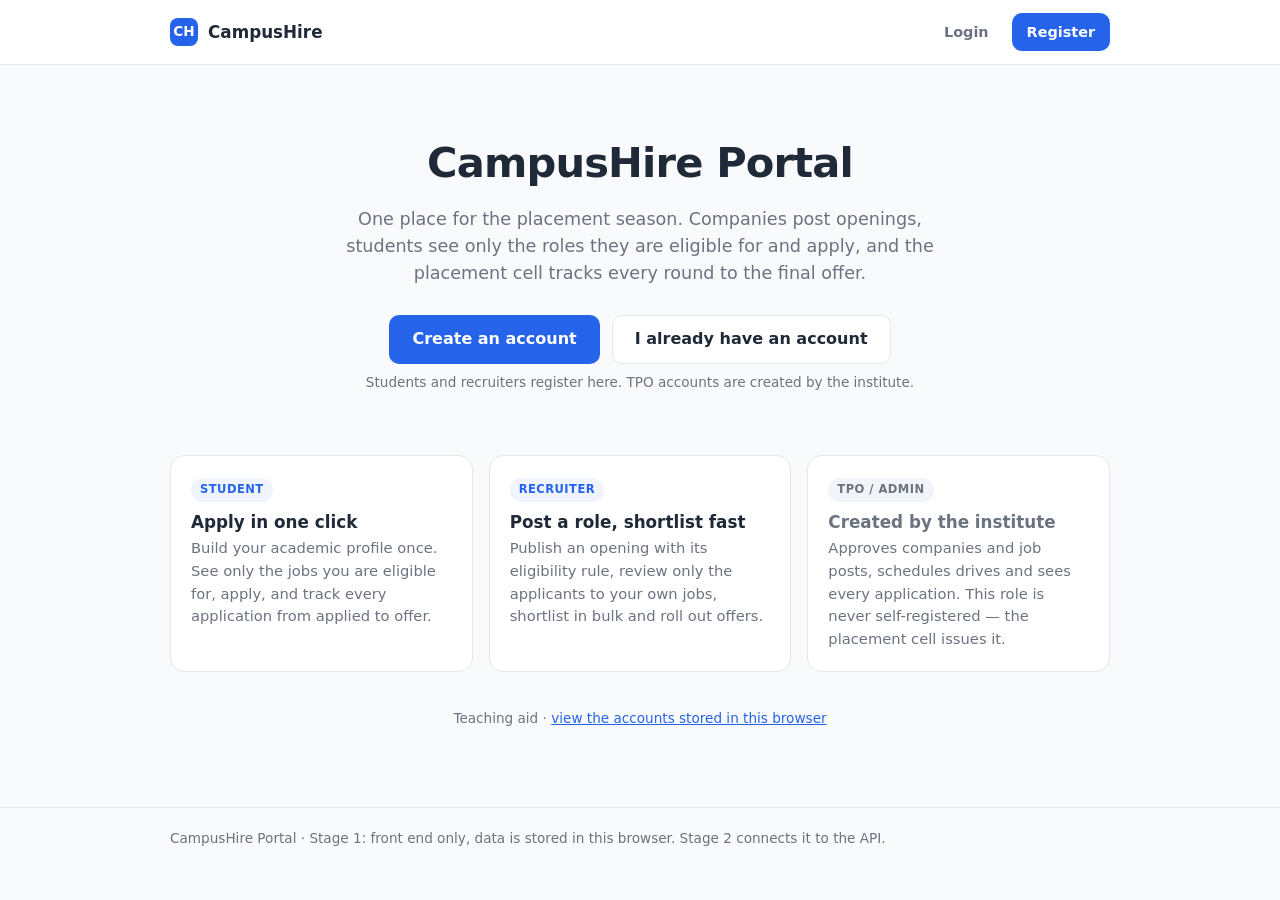
<file: client/index.html>
<!DOCTYPE html>
<html lang="en">
<head>
  <meta charset="UTF-8">
  <meta name="viewport" content="width=device-width, initial-scale=1.0">
  <title>CampusHire Portal</title>
  <meta name="description" content="Campus recruitment portal: recruiters post jobs, students apply.">
  <link rel="stylesheet" href="css/style.css">
</head>
<body>

  <header class="site-header">
    <div class="inner">
      <a class="brand" href="index.html">
        <span class="mark">CH</span>
        CampusHire
      </a>
      <nav>
        <a class="btn btn-ghost btn-sm" href="login.html">Login</a>
        <a class="btn btn-primary btn-sm" href="register.html">Register</a>
      </nav>
    </div>
  </header>

  <main>
    <div class="container">

      <section class="hero">
        <h1>CampusHire Portal</h1>
        <p class="lede">
          One place for the placement season. Companies post openings,
          students see only the roles they are eligible for and apply,
          and the placement cell tracks every round to the final offer.
        </p>

        <div class="hero-actions">
          <a class="btn btn-primary" href="register.html">Create an account</a>
          <a class="btn btn-secondary" href="login.html">I already have an account</a>
        </div>

        <p class="small muted">
          Students and recruiters register here.
          TPO accounts are created by the institute.
        </p>
      </section>

      <!-- Who uses the portal. These three cards are the three roles
           from the design blueprint, in the same order. -->
      <section class="role-grid" aria-label="Who uses CampusHire">
        <article class="role-card">
          <span class="tag">Student</span>
          <h3>Apply in one click</h3>
          <p>
            Build your academic profile once. See only the jobs you are
            eligible for, apply, and track every application from applied
            to offer.
          </p>
        </article>

        <article class="role-card">
          <span class="tag">Recruiter</span>
          <h3>Post a role, shortlist fast</h3>
          <p>
            Publish an opening with its eligibility rule, review only the
            applicants to your own jobs, shortlist in bulk and roll out
            offers.
          </p>
        </article>

        <article class="role-card muted">
          <span class="tag">TPO / Admin</span>
          <h3>Created by the institute</h3>
          <p>
            Approves companies and job posts, schedules drives and sees
            every application. This role is never self-registered &mdash;
            the placement cell issues it.
          </p>
        </article>
      </section>

      <!-- Classroom aid: a quick link to inspect what the browser has
           stored so far. Remove this block before a public demo. -->
      <p class="text-center small muted" style="margin-top:36px">
        Teaching aid &middot;
        <a href="accounts.html">view the accounts stored in this browser</a>
      </p>

    </div>
  </main>

  <footer class="site-footer">
    <div class="container">
      CampusHire Portal &middot; Stage 1: front end only, data is stored in
      this browser. Stage 2 connects it to the API.
    </div>
  </footer>

</body>
</html>
</file>
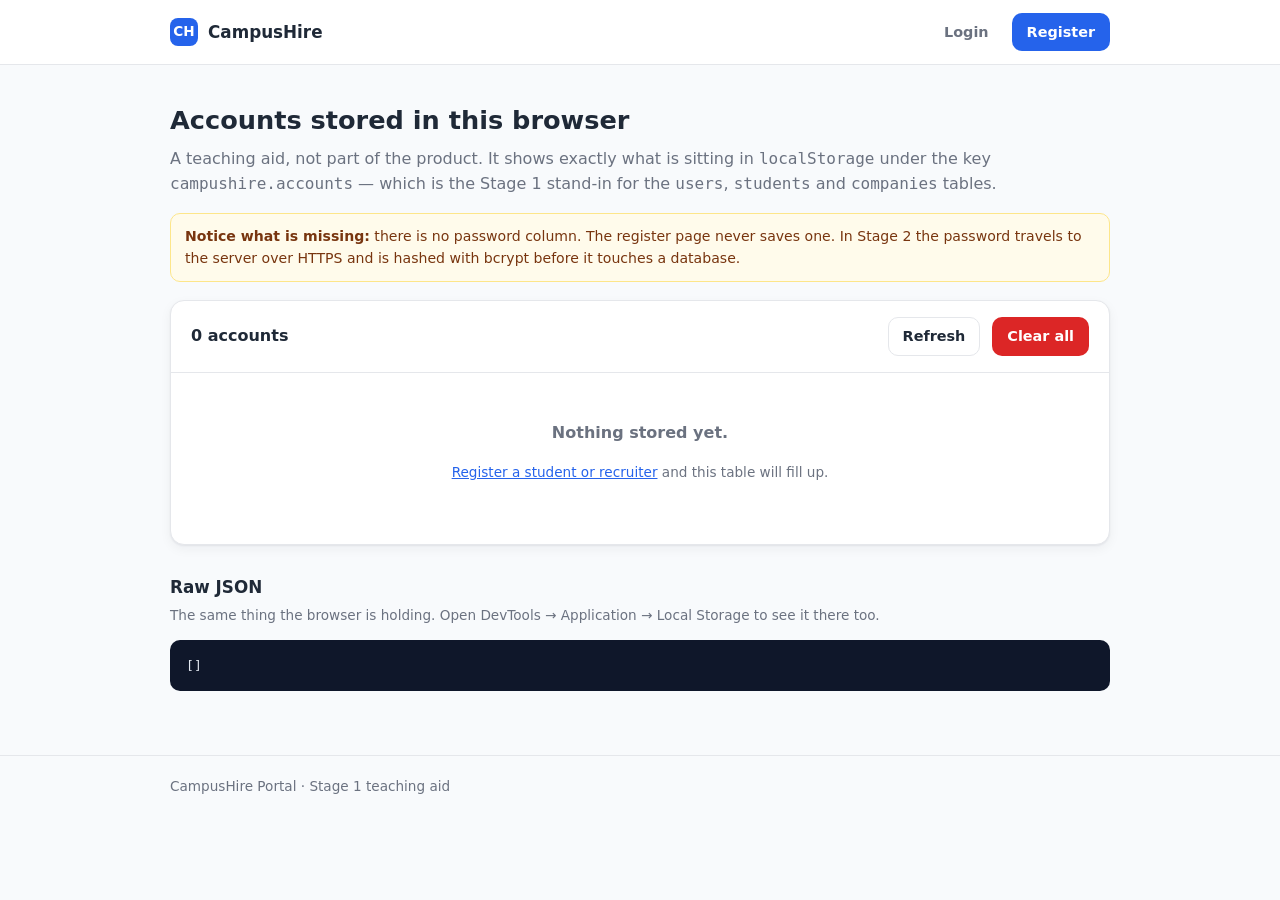
<file: client/accounts.html>
<!DOCTYPE html>
<html lang="en">
<head>
  <meta charset="UTF-8">
  <meta name="viewport" content="width=device-width, initial-scale=1.0">
  <title>Stored accounts &middot; CampusHire Portal</title>
  <link rel="stylesheet" href="css/style.css">
</head>
<body>

  <header class="site-header">
    <div class="inner">
      <a class="brand" href="index.html">
        <span class="mark">CH</span>
        CampusHire
      </a>
      <nav>
        <a class="btn btn-ghost btn-sm" href="login.html">Login</a>
        <a class="btn btn-primary btn-sm" href="register.html">Register</a>
      </nav>
    </div>
  </header>

  <main>
    <div class="container">

      <h1 style="font-size:1.6rem">Accounts stored in this browser</h1>
      <p class="muted">
        A teaching aid, not part of the product. It shows exactly what is
        sitting in <code>localStorage</code> under the key
        <code>campushire.accounts</code> &mdash; which is the Stage 1
        stand-in for the <code>users</code>, <code>students</code> and
        <code>companies</code> tables.
      </p>

      <div class="notice notice-warn">
        <strong>Notice what is missing:</strong> there is no password
        column. The register page never saves one. In Stage 2 the password
        travels to the server over HTTPS and is hashed with bcrypt before
        it touches a database.
      </div>

      <div class="card" style="padding:0; overflow:hidden">
        <div style="display:flex; align-items:center; gap:12px; padding:16px 20px; border-bottom:1px solid var(--line)">
          <strong id="count-label">0 accounts</strong>
          <span class="spacer" style="flex:1"></span>
          <button class="btn btn-secondary btn-sm" id="btn-refresh">Refresh</button>
          <button class="btn btn-danger btn-sm" id="btn-clear">Clear all</button>
        </div>

        <div class="table-wrap">
          <table id="accounts-table">
            <thead>
              <tr>
                <th>#</th>
                <th>Role</th>
                <th>Name</th>
                <th>Email</th>
                <th>Roll no</th>
                <th>Branch</th>
                <th>CGPA</th>
                <th>Backlogs</th>
                <th>Company</th>
                <th>Status</th>
                <th>Registered</th>
              </tr>
            </thead>
            <tbody id="accounts-body"></tbody>
          </table>
        </div>

        <div class="empty-state hidden" id="empty-state">
          <p><strong>Nothing stored yet.</strong></p>
          <p class="small">
            <a href="register.html">Register a student or recruiter</a>
            and this table will fill up.
          </p>
        </div>
      </div>

      <h3 style="margin-top:32px">Raw JSON</h3>
      <p class="small muted">
        The same thing the browser is holding. Open DevTools &rarr;
        Application &rarr; Local Storage to see it there too.
      </p>
      <pre class="payload" id="raw-json">[]</pre>

    </div>
  </main>

  <footer class="site-footer">
    <div class="container">
      CampusHire Portal &middot; Stage 1 teaching aid
    </div>
  </footer>

  <script src="js/config.js"></script>
  <script src="js/storage.js"></script>
  <script>
  /* ---------------------------------------------------------------
     Small enough to live inline. Renders the stored accounts as a
     table, and demonstrates building rows from data rather than
     writing HTML by hand.
     --------------------------------------------------------------- */
  (function () {
    'use strict';

    const tbody  = document.getElementById('accounts-body');
    const empty  = document.getElementById('empty-state');
    const label  = document.getElementById('count-label');
    const raw    = document.getElementById('raw-json');
    const table  = document.getElementById('accounts-table');

    function cell(text) {
      return '<td>' + (text === undefined || text === null || text === ''
        ? '<span class="muted">&mdash;</span>'
        : String(text)) + '</td>';
    }

    function statusOf(account) {
      if (account.role === 'recruiter') {
        return account.isApproved
          ? '<span class="pill pill-student">approved</span>'
          : '<span class="pill pill-recruiter">pending TPO</span>';
      }
      return account.isPlaced
        ? '<span class="pill pill-recruiter">placed</span>'
        : '<span class="pill pill-student">active</span>';
    }

    function render() {
      const accounts = Storage.readAll();

      label.textContent = accounts.length === 1
        ? '1 account'
        : accounts.length + ' accounts';

      raw.textContent = JSON.stringify(accounts, null, 2);

      empty.classList.toggle('hidden', accounts.length > 0);
      table.classList.toggle('hidden', accounts.length === 0);

      // Build the whole string once, then assign once. Appending row by
      // row forces the browser to recalculate layout every time.
      tbody.innerHTML = accounts.map(function (a) {
        return '<tr>' +
          cell(a.id) +
          '<td><span class="pill pill-' + a.role + '">' + a.role + '</span></td>' +
          cell(a.fullName) +
          cell(a.email) +
          cell(a.rollNo) +
          cell(a.branch) +
          cell(a.cgpa) +
          cell(a.backlogs) +
          cell(a.companyName) +
          '<td>' + statusOf(a) + '</td>' +
          cell(new Date(a.createdAt).toLocaleString()) +
        '</tr>';
      }).join('');
    }

    document.getElementById('btn-refresh').addEventListener('click', render);

    document.getElementById('btn-clear').addEventListener('click', function () {
      if (!confirm('Delete every account stored in this browser?')) return;
      Storage.clearAll();
      render();
    });

    render();
  })();
  </script>
</body>
</html>
</file>
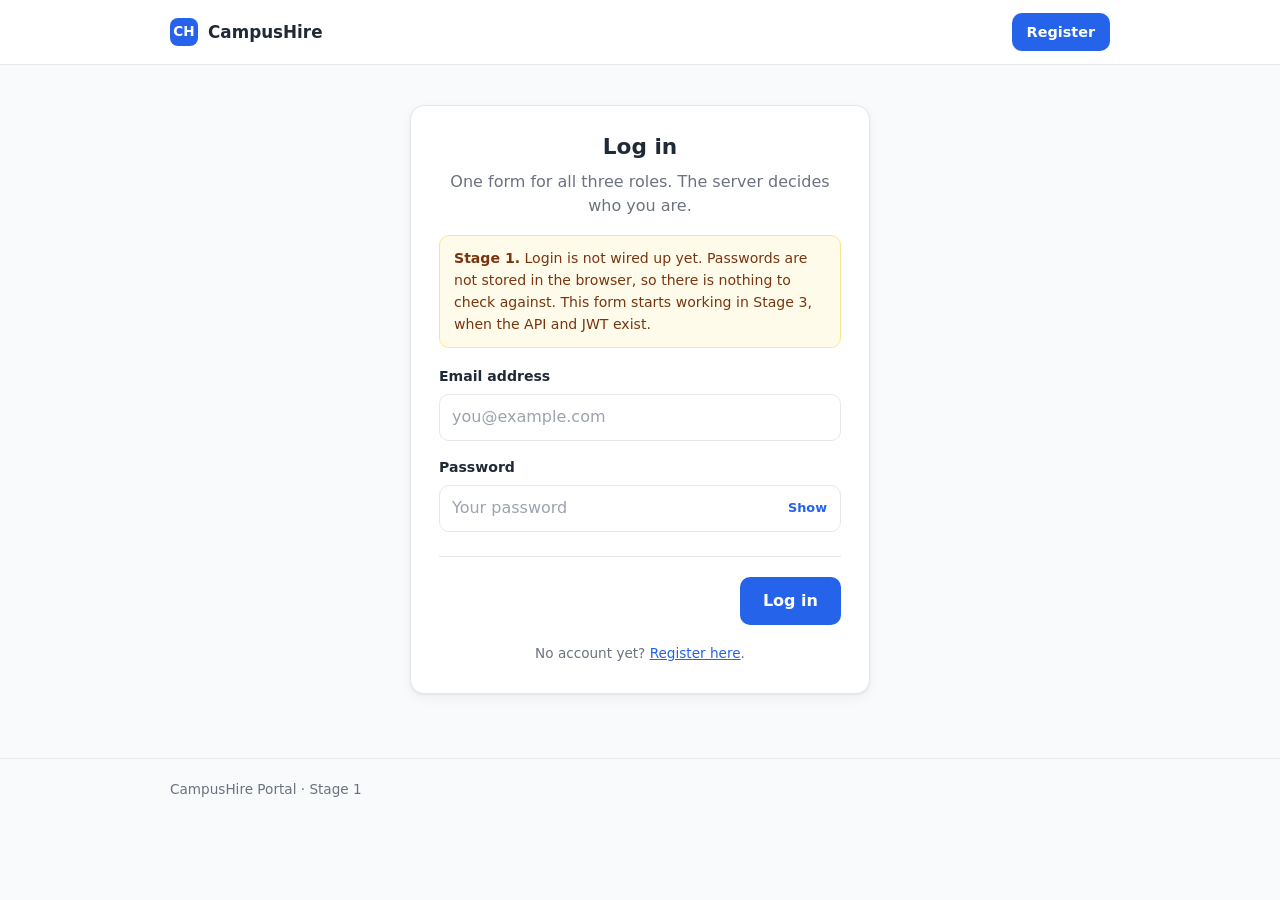
<file: client/login.html>
<!DOCTYPE html>
<html lang="en">
<head>
  <meta charset="UTF-8">
  <meta name="viewport" content="width=device-width, initial-scale=1.0">
  <title>Login &middot; CampusHire Portal</title>
  <link rel="stylesheet" href="css/style.css">
</head>
<body>

  <header class="site-header">
    <div class="inner">
      <a class="brand" href="index.html">
        <span class="mark">CH</span>
        CampusHire
      </a>
      <nav>
        <a class="btn btn-primary btn-sm" href="register.html">Register</a>
      </nav>
    </div>
  </header>

  <main>
    <div class="container">
      <section class="card card-narrow" style="max-width:460px">
        <h2 class="text-center">Log in</h2>
        <p class="text-center muted">
          One form for all three roles. The server decides who you are.
        </p>

        <!-- TEACHING NOTE, worth reading out in class:
             There is deliberately NO "I am a student / recruiter / TPO"
             selector here. There is one users table and one
             POST /api/auth/login endpoint. The server looks up the email,
             verifies the password and reads the role column. The browser
             is then told where to go. Three login pages would mean three
             code paths and three places for a bug. -->

        <div class="notice notice-warn">
          <strong>Stage 1.</strong> Login is not wired up yet. Passwords are
          not stored in the browser, so there is nothing to check against.
          This form starts working in Stage 3, when the API and JWT exist.
        </div>

        <form id="login-form" novalidate>
          <div class="form-grid">

            <div class="field full" data-field="email">
              <label for="l-email">Email address</label>
              <input id="l-email" name="email" type="email"
                     autocomplete="email" placeholder="you@example.com">
              <p class="error" id="l-email-error" role="alert"></p>
            </div>

            <div class="field full" data-field="password">
              <label for="l-password">Password</label>
              <div class="pw-wrap">
                <input id="l-password" name="password" type="password"
                       autocomplete="current-password" placeholder="Your password">
                <button type="button" class="pw-toggle" data-toggle="l-password">Show</button>
              </div>
              <p class="error" id="l-password-error" role="alert"></p>
            </div>

          </div>

          <div class="notice notice-info hidden" id="login-result" style="margin-top:18px"></div>

          <div class="form-actions">
            <span class="spacer"></span>
            <button type="submit" class="btn btn-primary">Log in</button>
          </div>
        </form>

        <p class="text-center small muted" style="margin:18px 0 0">
          No account yet? <a href="register.html">Register here</a>.
        </p>
      </section>
    </div>
  </main>

  <footer class="site-footer">
    <div class="container">
      CampusHire Portal &middot; Stage 1
    </div>
  </footer>

  <script src="js/config.js"></script>
  <script src="js/validate.js"></script>
  <script src="js/storage.js"></script>
  <script src="js/login.js"></script>
</body>
</html>
</file>
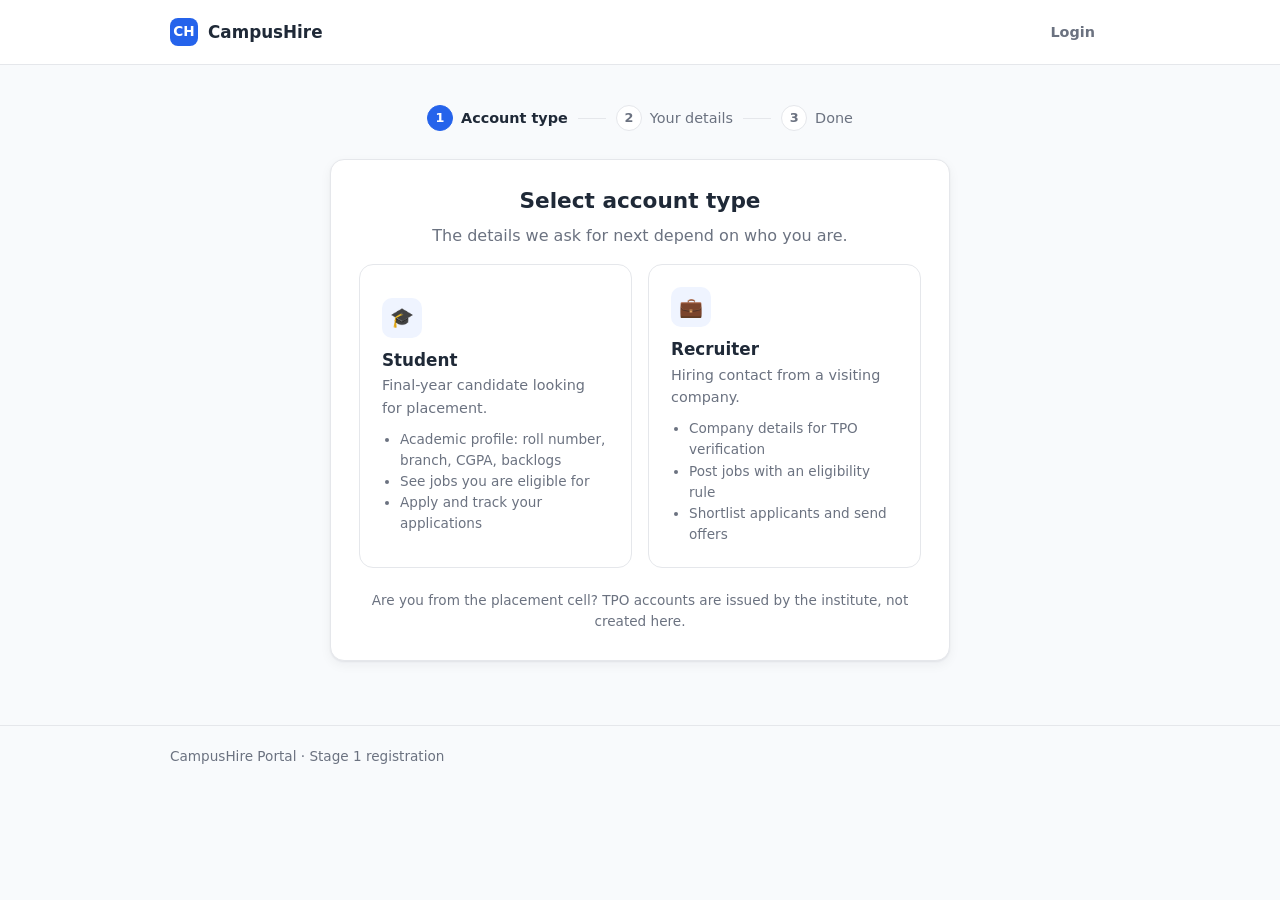
<file: client/register.html>
<!DOCTYPE html>
<html lang="en">
<head>
  <meta charset="UTF-8">
  <meta name="viewport" content="width=device-width, initial-scale=1.0">
  <title>Register &middot; CampusHire Portal</title>
  <link rel="stylesheet" href="css/style.css">
</head>
<body>

  <header class="site-header">
    <div class="inner">
      <a class="brand" href="index.html">
        <span class="mark">CH</span>
        CampusHire
      </a>
      <nav>
        <a class="btn btn-ghost btn-sm" href="login.html">Login</a>
      </nav>
    </div>
  </header>

  <main>
    <div class="container">

      <!-- ============ progress indicator ============ -->
      <div class="stepper" id="stepper">
        <div class="step active" data-step="1">
          <span class="num">1</span><span class="txt">Account type</span>
        </div>
        <span class="step-line"></span>
        <div class="step" data-step="2">
          <span class="num">2</span><span class="txt">Your details</span>
        </div>
        <span class="step-line"></span>
        <div class="step" data-step="3">
          <span class="num">3</span><span class="txt">Done</span>
        </div>
      </div>

      <!-- ============ STEP 1: choose account type ============ -->
      <section id="step-type" class="card card-narrow">
        <h2 class="text-center">Select account type</h2>
        <p class="text-center muted">
          The details we ask for next depend on who you are.
        </p>

        <div class="type-grid">
          <!-- data-role is read by register.js; it is the only thing
               that distinguishes these two buttons. -->
          <button type="button" class="type-card" data-role="student">
            <span class="icon" aria-hidden="true">&#127891;</span>
            <h3>Student</h3>
            <p>Final-year candidate looking for placement.</p>
            <ul>
              <li>Academic profile: roll number, branch, CGPA, backlogs</li>
              <li>See jobs you are eligible for</li>
              <li>Apply and track your applications</li>
            </ul>
          </button>

          <button type="button" class="type-card" data-role="recruiter">
            <span class="icon" aria-hidden="true">&#128188;</span>
            <h3>Recruiter</h3>
            <p>Hiring contact from a visiting company.</p>
            <ul>
              <li>Company details for TPO verification</li>
              <li>Post jobs with an eligibility rule</li>
              <li>Shortlist applicants and send offers</li>
            </ul>
          </button>
        </div>

        <p class="small muted text-center" style="margin:22px 0 0">
          Are you from the placement cell? TPO accounts are issued by the
          institute, not created here.
        </p>
      </section>

      <!-- ============ STEP 2a: student form ============ -->
      <section id="step-student" class="card card-narrow hidden">
        <h2>Student registration</h2>
        <p class="muted">
          These details decide which job openings you are eligible for,
          so enter them exactly as they appear on your academic record.
        </p>

        <div class="notice notice-err hidden" id="student-form-error"></div>

        <!-- novalidate: we run our own checks so the messages are
             consistent across browsers. -->
        <form id="student-form" novalidate>
          <div class="form-grid">

            <div class="field full" data-field="fullName">
              <label for="s-fullName">Full name</label>
              <input id="s-fullName" name="fullName" type="text"
                     autocomplete="name" placeholder="Asha Verma">
              <p class="error" id="s-fullName-error" role="alert"></p>
            </div>

            <div class="field" data-field="email">
              <label for="s-email">Email address</label>
              <input id="s-email" name="email" type="email"
                     autocomplete="email" placeholder="asha@college.edu">
              <p class="error" id="s-email-error" role="alert"></p>
            </div>

            <div class="field" data-field="rollNo">
              <label for="s-rollNo">University roll number</label>
              <input id="s-rollNo" name="rollNo" type="text"
                     placeholder="102103001" style="text-transform:uppercase">
              <p class="error" id="s-rollNo-error" role="alert"></p>
            </div>

            <div class="field" data-field="password">
              <label for="s-password">Password</label>
              <div class="pw-wrap">
                <input id="s-password" name="password" type="password"
                       autocomplete="new-password" placeholder="At least 8 characters">
                <button type="button" class="pw-toggle" data-toggle="s-password">Show</button>
              </div>
              <p class="hint">8+ characters, with at least one letter and one number.</p>
              <p class="error" id="s-password-error" role="alert"></p>
            </div>

            <div class="field" data-field="confirmPassword">
              <label for="s-confirmPassword">Confirm password</label>
              <div class="pw-wrap">
                <input id="s-confirmPassword" name="confirmPassword" type="password"
                       autocomplete="new-password" placeholder="Type it again">
                <button type="button" class="pw-toggle" data-toggle="s-confirmPassword">Show</button>
              </div>
              <p class="error" id="s-confirmPassword-error" role="alert"></p>
            </div>

            <div class="field" data-field="branch">
              <label for="s-branch">Branch of study</label>
              <select id="s-branch" name="branch">
                <option value="">Select your branch</option>
                <!-- filled from CONFIG.BRANCHES by register.js -->
              </select>
              <p class="error" id="s-branch-error" role="alert"></p>
            </div>

            <div class="field" data-field="cgpa">
              <label for="s-cgpa">CGPA</label>
              <input id="s-cgpa" name="cgpa" type="number"
                     min="0" max="10" step="0.01" placeholder="8.24">
              <p class="hint">Out of 10, up to two decimal places.</p>
              <p class="error" id="s-cgpa-error" role="alert"></p>
            </div>

            <div class="field" data-field="backlogs">
              <label for="s-backlogs">Number of backlogs</label>
              <input id="s-backlogs" name="backlogs" type="number"
                     min="0" step="1" placeholder="0">
              <p class="hint">Enter 0 if you have none.</p>
              <p class="error" id="s-backlogs-error" role="alert"></p>
            </div>

          </div>

          <div class="form-actions">
            <button type="button" class="btn btn-secondary btn-back">Back</button>
            <span class="spacer"></span>
            <button type="submit" class="btn btn-primary">Create student account</button>
          </div>
        </form>
      </section>

      <!-- ============ STEP 2b: recruiter form ============ -->
      <section id="step-recruiter" class="card card-narrow hidden">
        <h2>Recruiter registration</h2>
        <p class="muted">
          The company details below are what the TPO checks before your
          account is approved to post jobs.
        </p>

        <div class="notice notice-err hidden" id="recruiter-form-error"></div>

        <form id="recruiter-form" novalidate>
          <div class="form-grid">

            <div class="field full" data-field="fullName">
              <label for="r-fullName">Full name</label>
              <input id="r-fullName" name="fullName" type="text"
                     autocomplete="name" placeholder="Rahul Mehta">
              <p class="error" id="r-fullName-error" role="alert"></p>
            </div>

            <div class="field" data-field="email">
              <label for="r-email">Official email address</label>
              <input id="r-email" name="email" type="email"
                     autocomplete="email" placeholder="rahul@zoho.com">
              <p class="hint">Company domain, not a personal mailbox.</p>
              <p class="error" id="r-email-error" role="alert"></p>
            </div>

            <div class="field" data-field="designation">
              <label for="r-designation">Your designation</label>
              <input id="r-designation" name="designation" type="text"
                     placeholder="Campus Hiring Manager">
              <p class="error" id="r-designation-error" role="alert"></p>
            </div>

            <div class="field" data-field="password">
              <label for="r-password">Password</label>
              <div class="pw-wrap">
                <input id="r-password" name="password" type="password"
                       autocomplete="new-password" placeholder="At least 8 characters">
                <button type="button" class="pw-toggle" data-toggle="r-password">Show</button>
              </div>
              <p class="hint">8+ characters, with at least one letter and one number.</p>
              <p class="error" id="r-password-error" role="alert"></p>
            </div>

            <div class="field" data-field="confirmPassword">
              <label for="r-confirmPassword">Confirm password</label>
              <div class="pw-wrap">
                <input id="r-confirmPassword" name="confirmPassword" type="password"
                       autocomplete="new-password" placeholder="Type it again">
                <button type="button" class="pw-toggle" data-toggle="r-confirmPassword">Show</button>
              </div>
              <p class="error" id="r-confirmPassword-error" role="alert"></p>
            </div>

            <div class="field full" data-field="companyName">
              <label for="r-companyName">Company name</label>
              <input id="r-companyName" name="companyName" type="text"
                     autocomplete="organization" placeholder="Zoho Corporation">
              <p class="error" id="r-companyName-error" role="alert"></p>
            </div>

            <div class="field" data-field="sector">
              <label for="r-sector">Industry</label>
              <select id="r-sector" name="sector">
                <option value="">Select an industry</option>
                <!-- filled from CONFIG.SECTORS by register.js -->
              </select>
              <p class="error" id="r-sector-error" role="alert"></p>
            </div>

            <div class="field" data-field="website">
              <label for="r-website">Company website <span class="opt">(optional)</span></label>
              <input id="r-website" name="website" type="url"
                     placeholder="https://www.zoho.com">
              <p class="hint">Helps the TPO verify the company faster.</p>
              <p class="error" id="r-website-error" role="alert"></p>
            </div>

            <div class="field full" data-field="phone">
              <label for="r-phone">Office contact number <span class="opt">(optional)</span></label>
              <input id="r-phone" name="phone" type="tel"
                     autocomplete="tel" placeholder="98765 43210">
              <p class="error" id="r-phone-error" role="alert"></p>
            </div>

          </div>

          <div class="notice notice-info" style="margin-top:20px">
            <strong>What happens next.</strong> Your account is created
            immediately, but it stays <em>pending approval</em> until the TPO
            verifies the company. You cannot post a job until then.
          </div>

          <div class="form-actions">
            <button type="button" class="btn btn-secondary btn-back">Back</button>
            <span class="spacer"></span>
            <button type="submit" class="btn btn-primary">Create recruiter account</button>
          </div>
        </form>
      </section>

      <!-- ============ STEP 3: success ============ -->
      <section id="step-done" class="card card-narrow hidden">
        <div class="success-mark" aria-hidden="true">&#10003;</div>
        <h2 class="text-center" id="done-title">Account created</h2>
        <p class="text-center muted" id="done-message"></p>

        <div class="notice notice-warn">
          <strong>Stage 1.</strong> This account lives only in this
          browser&rsquo;s localStorage. Nothing has been sent to a server
          yet, and the password was deliberately <em>not</em> saved.
        </div>

        <h3 style="margin-top:24px">What Stage 2 will send to the API</h3>
        <p class="small muted">
          The same object, over HTTPS, to
          <code>POST /api/auth/register</code>. The server will validate it
          again, hash the password and write the row.
        </p>
        <pre class="payload" id="payload-preview"></pre>

        <div class="form-actions">
          <a class="btn btn-secondary" href="accounts.html">View stored accounts</a>
          <span class="spacer"></span>
          <a class="btn btn-primary" href="login.html">Go to login</a>
        </div>
      </section>

    </div>
  </main>

  <footer class="site-footer">
    <div class="container">
      CampusHire Portal &middot; Stage 1 registration
    </div>
  </footer>

  <!-- Order matters: config, then the pure helpers, then the page script. -->
  <script src="js/config.js"></script>
  <script src="js/validate.js"></script>
  <script src="js/storage.js"></script>
  <script src="js/register.js"></script>
</body>
</html>
</file>
<file: client/css/style.css>
/* =====================================================================
   CampusHire Portal — shared stylesheet
   Stage 1: front end only. No framework, plain CSS.
   ===================================================================== */

/* ---------- Design tokens: change the brand in one place ---------- */
:root {
  --accent:        #2563EB;
  --accent-dark:   #1D4ED8;
  --accent-tint:   #EFF4FF;
  --ink:           #1F2937;
  --quiet:         #6B7280;
  --line:          #E5E7EB;
  --bg:            #F8FAFC;
  --card:          #FFFFFF;
  --ok:            #15803D;
  --ok-tint:       #F0FDF4;
  --err:           #DC2626;
  --err-tint:      #FEF2F2;
  --warn:          #B45309;
  --warn-tint:     #FFFBEB;

  --radius:        10px;
  --radius-lg:     14px;
  --shadow:        0 1px 2px rgba(16, 24, 40, .06),
                   0 4px 12px rgba(16, 24, 40, .05);
  --maxw:          980px;
}

/* ---------- Reset ---------- */
*, *::before, *::after { box-sizing: border-box; }

body {
  margin: 0;
  font-family: system-ui, -apple-system, "Segoe UI", Roboto, sans-serif;
  font-size: 16px;
  line-height: 1.55;
  color: var(--ink);
  background: var(--bg);
}

h1, h2, h3 { line-height: 1.25; margin: 0 0 .4em; }
h1 { font-size: 2rem; }
h2 { font-size: 1.35rem; }
h3 { font-size: 1.05rem; }
p  { margin: 0 0 1em; }
a  { color: var(--accent); }

/* ---------- Layout ---------- */
.site-header {
  background: var(--card);
  border-bottom: 1px solid var(--line);
}
.site-header .inner,
.container {
  max-width: var(--maxw);
  margin: 0 auto;
  padding: 0 20px;
}
.site-header .inner {
  display: flex;
  align-items: center;
  justify-content: space-between;
  gap: 16px;
  height: 64px;
}
.brand {
  font-weight: 700;
  font-size: 1.05rem;
  color: var(--ink);
  text-decoration: none;
  display: flex;
  align-items: center;
  gap: 10px;
}
.brand .mark {
  width: 28px; height: 28px;
  border-radius: 8px;
  background: var(--accent);
  color: #fff;
  display: grid; place-items: center;
  font-size: .85rem; font-weight: 700;
}
.site-header nav { display: flex; gap: 8px; align-items: center; }

main { padding: 40px 0 64px; }
.site-footer {
  border-top: 1px solid var(--line);
  color: var(--quiet);
  font-size: .85rem;
  padding: 20px 0 40px;
}

/* ---------- Hero (landing page) ---------- */
.hero { text-align: center; padding: 32px 0 8px; }
.hero h1 { font-size: 2.6rem; letter-spacing: -.02em; }
.hero .lede {
  font-size: 1.1rem;
  color: var(--quiet);
  max-width: 620px;
  margin: 0 auto 28px;
}
.hero-actions {
  display: flex; gap: 12px; justify-content: center; flex-wrap: wrap;
  margin-bottom: 8px;
}

/* ---------- Buttons ---------- */
.btn {
  display: inline-flex;
  align-items: center;
  justify-content: center;
  gap: 8px;
  padding: 11px 22px;
  border-radius: var(--radius);
  border: 1px solid transparent;
  font: inherit;
  font-weight: 600;
  text-decoration: none;
  cursor: pointer;
  transition: background .15s, border-color .15s, color .15s;
}
.btn-primary { background: var(--accent); color: #fff; }
.btn-primary:hover { background: var(--accent-dark); }
.btn-secondary {
  background: var(--card);
  color: var(--ink);
  border-color: var(--line);
}
.btn-secondary:hover { border-color: var(--quiet); }
.btn-ghost { background: none; color: var(--quiet); padding: 8px 12px; }
.btn-ghost:hover { color: var(--ink); }
.btn-sm { padding: 7px 14px; font-size: .9rem; }
.btn-danger { background: var(--err); color: #fff; }
.btn:focus-visible,
a:focus-visible,
input:focus-visible,
select:focus-visible,
button:focus-visible {
  outline: 3px solid rgba(37, 99, 235, .35);
  outline-offset: 2px;
}

/* ---------- Cards ---------- */
.card {
  background: var(--card);
  border: 1px solid var(--line);
  border-radius: var(--radius-lg);
  box-shadow: var(--shadow);
  padding: 28px;
}
.card-narrow { max-width: 620px; margin: 0 auto; }

.role-grid {
  display: grid;
  grid-template-columns: repeat(3, 1fr);
  gap: 16px;
  margin-top: 40px;
}
.role-card {
  background: var(--card);
  border: 1px solid var(--line);
  border-radius: var(--radius-lg);
  padding: 20px;
  text-align: left;
}
.role-card h3 { margin-bottom: .25em; }
.role-card p { color: var(--quiet); font-size: .92rem; margin: 0; }
.role-card .tag {
  display: inline-block;
  font-size: .72rem;
  font-weight: 700;
  letter-spacing: .04em;
  text-transform: uppercase;
  color: var(--accent);
  background: var(--accent-tint);
  border-radius: 999px;
  padding: 3px 9px;
  margin-bottom: 10px;
}
.role-card.muted .tag { color: var(--quiet); background: #F1F5F9; }

/* ---------- Stepper ---------- */
.stepper {
  display: flex;
  align-items: center;
  gap: 10px;
  justify-content: center;
  margin-bottom: 28px;
  flex-wrap: wrap;
}
.step {
  display: flex; align-items: center; gap: 8px;
  color: var(--quiet);
  font-size: .9rem;
}
.step .num {
  width: 26px; height: 26px;
  border-radius: 50%;
  display: grid; place-items: center;
  border: 1px solid var(--line);
  background: var(--card);
  font-size: .8rem; font-weight: 700;
}
.step.active { color: var(--ink); font-weight: 600; }
.step.active .num { background: var(--accent); border-color: var(--accent); color: #fff; }
.step.done .num { background: var(--ok); border-color: var(--ok); color: #fff; }
.step-line { width: 28px; height: 1px; background: var(--line); }

/* ---------- Account-type chooser ---------- */
.type-grid {
  display: grid;
  grid-template-columns: 1fr 1fr;
  gap: 16px;
  margin-top: 8px;
}
.type-card {
  display: block;
  width: 100%;
  text-align: left;
  background: var(--card);
  border: 1.5px solid var(--line);
  border-radius: var(--radius-lg);
  padding: 22px;
  cursor: pointer;
  font: inherit;
  color: inherit;
  transition: border-color .15s, background .15s, transform .08s;
}
.type-card:hover { border-color: var(--accent); background: var(--accent-tint); }
.type-card:active { transform: translateY(1px); }
.type-card .icon {
  width: 40px; height: 40px;
  border-radius: 10px;
  background: var(--accent-tint);
  color: var(--accent);
  display: grid; place-items: center;
  font-size: 1.2rem;
  margin-bottom: 12px;
}
.type-card h3 { margin-bottom: .2em; }
.type-card p { color: var(--quiet); font-size: .9rem; margin: 0 0 10px; }
.type-card ul {
  margin: 0; padding-left: 18px;
  color: var(--quiet); font-size: .85rem;
}

/* ---------- Forms ---------- */
.form-grid {
  display: grid;
  grid-template-columns: 1fr 1fr;
  gap: 16px 18px;
}
.field { display: flex; flex-direction: column; gap: 6px; }
.field.full { grid-column: 1 / -1; }

label {
  font-size: .88rem;
  font-weight: 600;
  color: var(--ink);
}
label .opt { font-weight: 400; color: var(--quiet); }

input, select {
  font: inherit;
  padding: 10px 12px;
  border: 1px solid var(--line);
  border-radius: var(--radius);
  background: var(--card);
  color: var(--ink);
  width: 100%;
}
input::placeholder { color: #9CA3AF; }
input:focus, select:focus { border-color: var(--accent); }

.hint { font-size: .8rem; color: var(--quiet); }

/* Error state, set by JS */
.field.invalid input,
.field.invalid select { border-color: var(--err); background: var(--err-tint); }
.error {
  font-size: .8rem;
  color: var(--err);
  min-height: 1em;
}
.field:not(.invalid) .error { display: none; }

/* Password field with show/hide */
.pw-wrap { position: relative; }
.pw-wrap input { padding-right: 62px; }
.pw-toggle {
  position: absolute; right: 6px; top: 50%;
  transform: translateY(-50%);
  background: none; border: 0;
  font: inherit; font-size: .8rem; font-weight: 600;
  color: var(--accent);
  cursor: pointer;
  padding: 4px 8px;
}

.form-actions {
  display: flex; gap: 12px; align-items: center;
  margin-top: 24px; padding-top: 20px;
  border-top: 1px solid var(--line);
}
.form-actions .spacer { flex: 1; }

/* ---------- Notices ---------- */
.notice {
  border-radius: var(--radius);
  padding: 12px 14px;
  font-size: .88rem;
  margin-bottom: 18px;
  border: 1px solid;
}
.notice-info { background: var(--accent-tint); border-color: #BFDBFE; color: #1E3A8A; }
.notice-warn { background: var(--warn-tint); border-color: #FDE68A; color: #78350F; }
.notice-err  { background: var(--err-tint);  border-color: #FECACA; color: #7F1D1D; }
.notice-ok   { background: var(--ok-tint);   border-color: #BBF7D0; color: #14532D; }
.notice strong { font-weight: 700; }

/* ---------- Success panel ---------- */
.success-mark {
  width: 56px; height: 56px;
  border-radius: 50%;
  background: var(--ok-tint);
  color: var(--ok);
  display: grid; place-items: center;
  font-size: 1.6rem;
  margin: 0 auto 16px;
}
.payload {
  background: #0F172A;
  color: #E2E8F0;
  border-radius: var(--radius);
  padding: 16px;
  font-family: ui-monospace, "SF Mono", Menlo, Consolas, monospace;
  font-size: .82rem;
  line-height: 1.5;
  overflow-x: auto;
  white-space: pre;
  margin: 0;
}

/* ---------- Table (accounts viewer) ---------- */
.table-wrap { overflow-x: auto; }
table { border-collapse: collapse; width: 100%; font-size: .9rem; }
th, td {
  text-align: left;
  padding: 10px 12px;
  border-bottom: 1px solid var(--line);
  white-space: nowrap;
}
th { font-size: .78rem; text-transform: uppercase; letter-spacing: .04em; color: var(--quiet); }
tbody tr:hover { background: var(--accent-tint); }
.pill {
  display: inline-block;
  font-size: .74rem; font-weight: 700;
  border-radius: 999px; padding: 2px 9px;
}
.pill-student  { background: var(--accent-tint); color: var(--accent); }
.pill-recruiter{ background: #FEF3C7; color: var(--warn); }
.empty-state { text-align: center; color: var(--quiet); padding: 48px 16px; }

/* ---------- Utilities ---------- */
.text-center { text-align: center; }
.muted { color: var(--quiet); }
.small { font-size: .85rem; }
.mt-0 { margin-top: 0; }
.mb-0 { margin-bottom: 0; }
.hidden { display: none !important; }
.sr-only {
  position: absolute; width: 1px; height: 1px;
  padding: 0; margin: -1px; overflow: hidden;
  clip: rect(0,0,0,0); white-space: nowrap; border: 0;
}

/* ---------- Responsive ---------- */
@media (max-width: 720px) {
  .hero h1 { font-size: 2rem; }
  .form-grid { grid-template-columns: 1fr; }
  .type-grid { grid-template-columns: 1fr; }
  .role-grid { grid-template-columns: 1fr; }
  .card { padding: 20px; }
  .step span.txt { display: none; }
}
</file>
